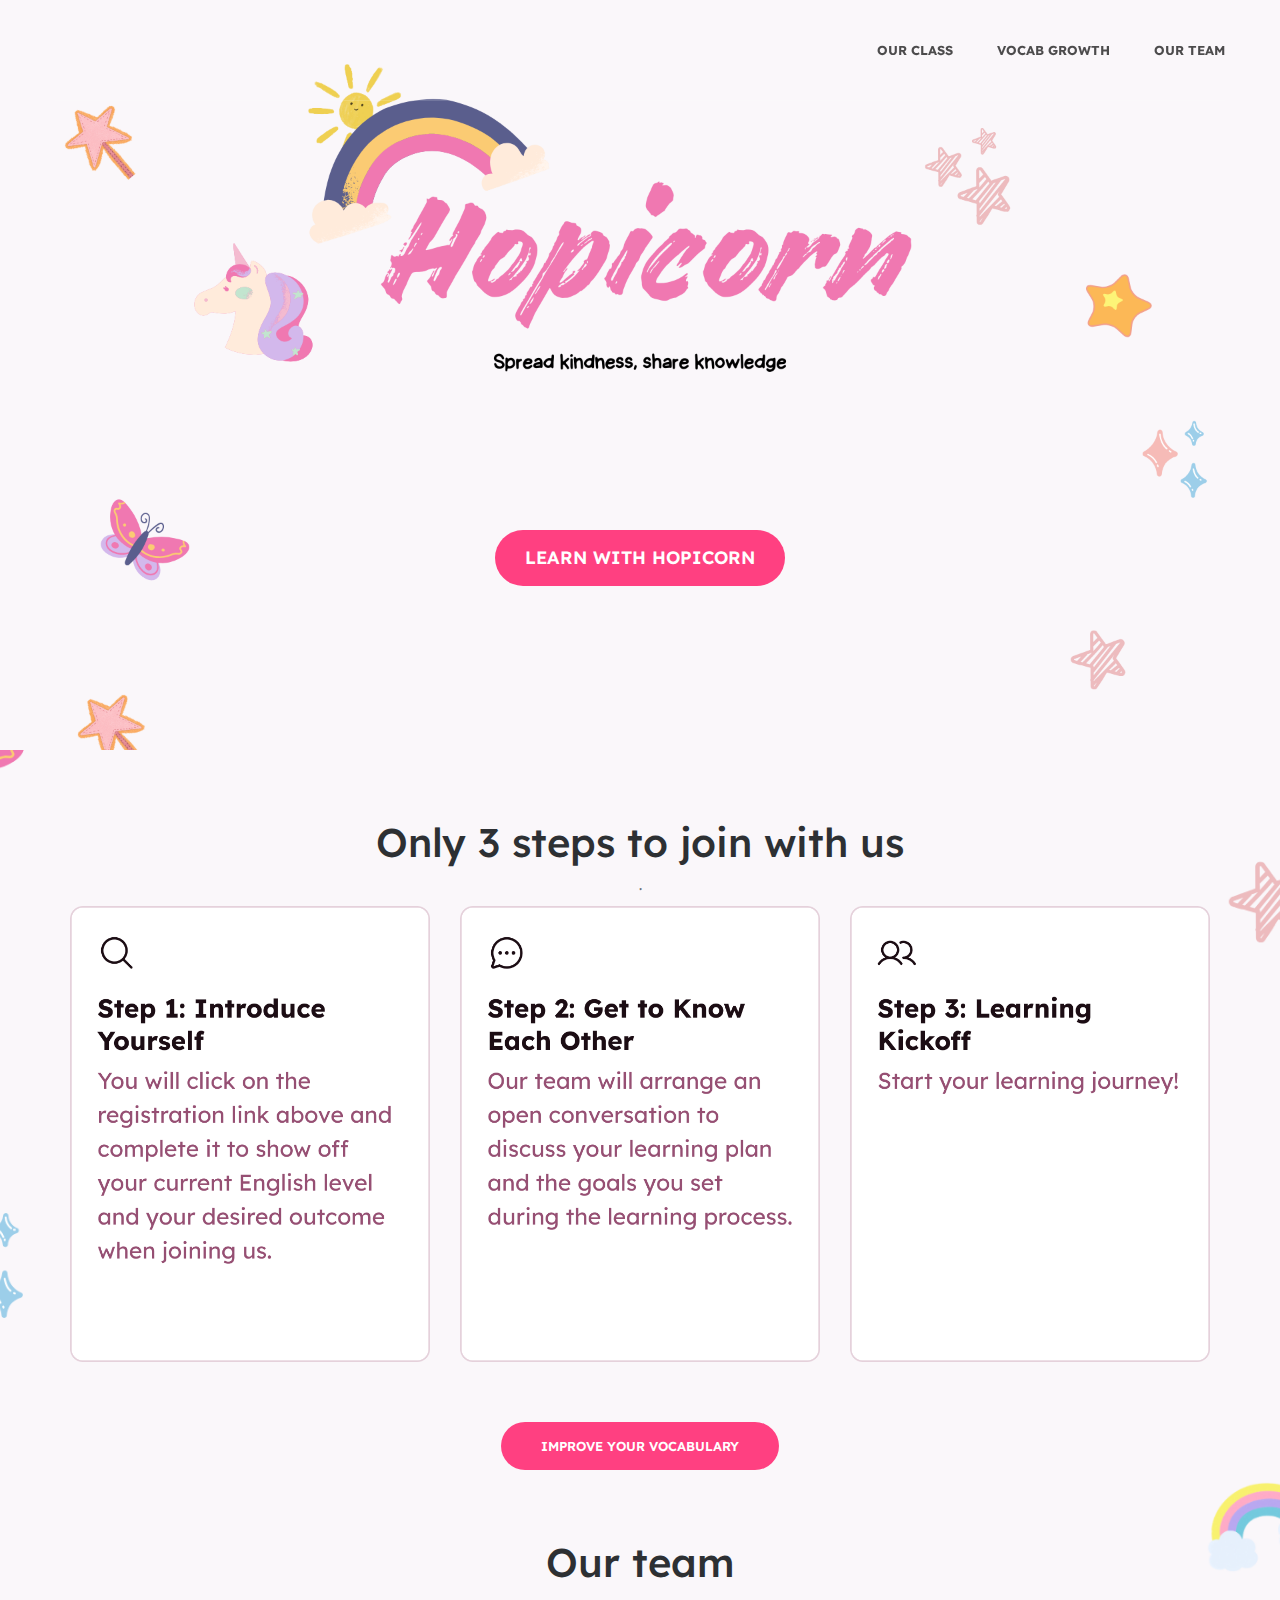
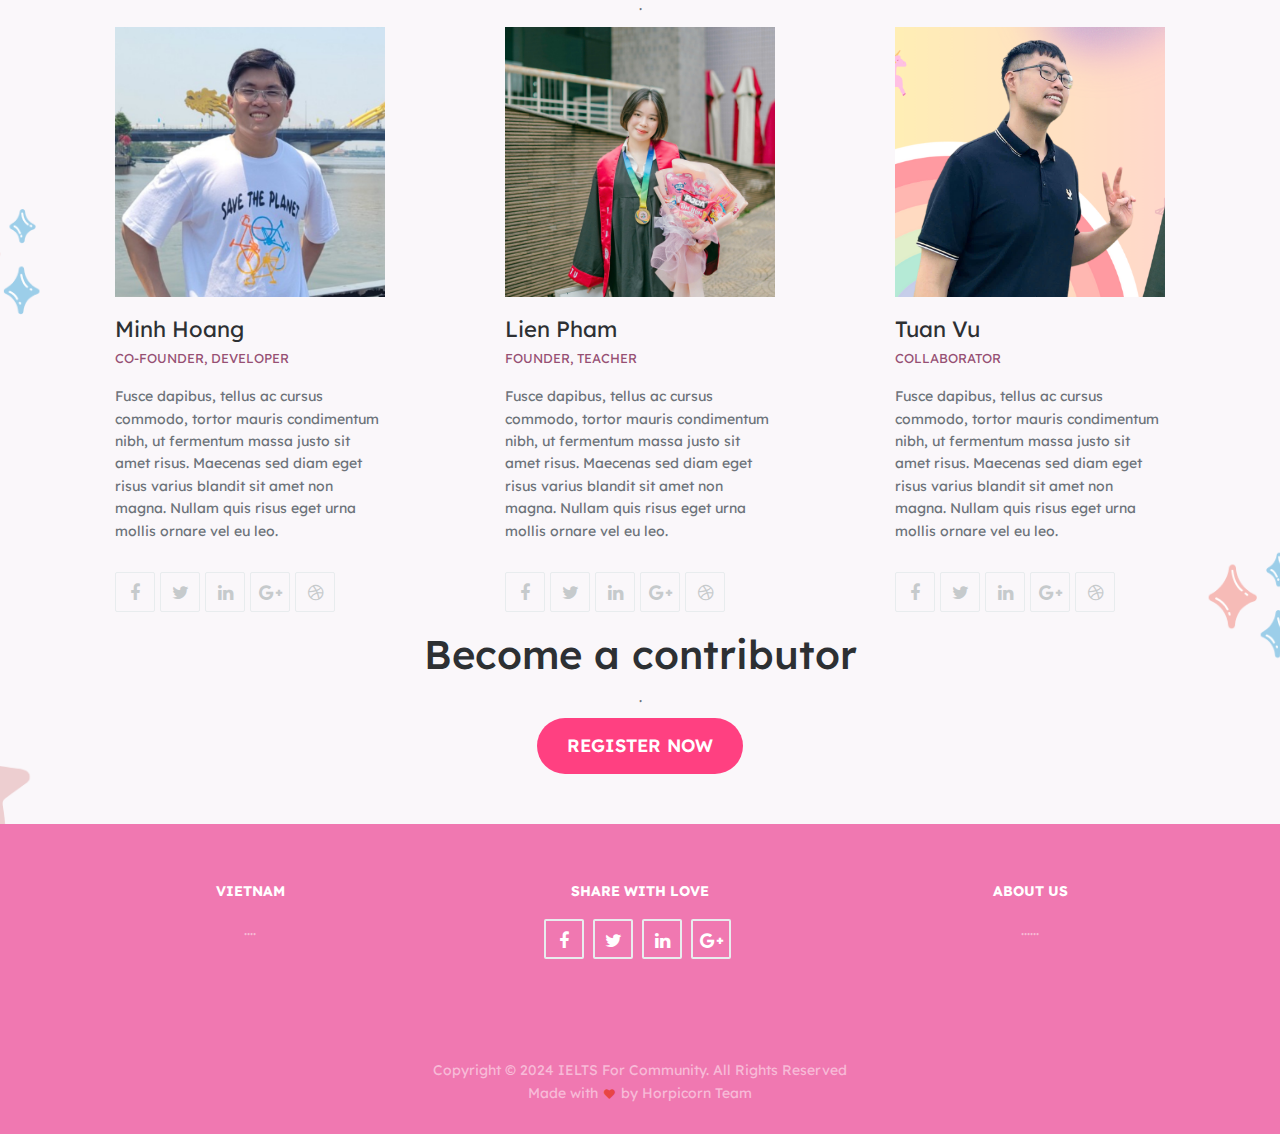
<file: index.html>
<!doctype html>
<html class="no-js" lang=""> <!--<![endif]-->

<head>
    <meta charset="utf-8">
    <meta name="description" content="">
    <meta name="viewport" content="width=device-width, initial-scale=1">
    <link rel="preconnect" href="https://fonts.googleapis.com">
    <link rel="preconnect" href="https://fonts.gstatic.com" crossorigin>
    <link href="https://fonts.googleapis.com/css2?family=Lexend:wght@100..900&display=swap" rel="stylesheet">
    <title>Hopicorn</title>
    <link rel="apple-touch-icon" sizes="180x180" href="apple-icon-180x180.png">
    <link rel="icon" type="image/png" sizes="192x192" href="android-icon-192x192.png">
    <link rel="icon" type="image/png" sizes="32x32" href="on-32x32.png">
    <link rel="icon" type="image/png" sizes="96x96" href="logo-mini.ico">
    <link rel="icon" type="image/png" sizes="16x16" href="logo-mini.ico">
    <link rel="stylesheet" href="css/bootstrap.min.css">
    <link rel="stylesheet" href="css/flexslider.css">
    <link rel="stylesheet" href="css/jquery.fancybox.css">
    <link rel="stylesheet" href="css/main.css">
    <link rel="stylesheet" href="css/responsive.css">
    <link rel="stylesheet" href="css/animate.min.css">
    <link rel="stylesheet" href="https://maxcdn.bootstrapcdn.com/font-awesome/4.4.0/css/font-awesome.min.css">
</head>

<body>
    <section class="banner" role="banner">
        <header id="header">
            <div class="header-content clearfix">
                <!-- <a class="logo" href="#"><img width="50" height="50" src="images/logo.png" alt=""></a> -->
                <nav class="navigation" role="navigation">
                    <ul class="primary-nav">
                        <li><a href="#features">Our class</a></li>
                        <li><a href="#works">Vocab growth</a></li>
                        <li><a href="#teams">Our Team</a></li>
                        <!-- <li><a href="#testimonials">Testimonials</a></li> -->
                        <!-- <li><a href="#download">Download</a></li> -->
                    </ul>
                </nav>
                <a href="#" class="nav-toggle">Menu<span></span></a>
            </div><!-- header content -->
        </header><!-- header -->
        <div class="container">
            <div class="col-md-10 col-md-offset-1">
                <div class="banner-text text-center">
                    <!-- <h1 style="margin-bottom: 30px;">IELTS courses for all backgrounds</h1>
                    <p>To provide affordable IELTS courses to students from diverse economic backgrounds, aiming to make
                        advanced English learning accessible while contributing to community welfare through
                        donation-based fees.</p> -->
                    <div style="padding-bottom: 300px;"></div>
                    <a href="https://forms.gle/p7bMewQMXoUqGh2g8" class="btn cta-button">Learn with Hopicorn</a>
                </div><!-- banner text -->
            </div>
        </div>
    </section><!-- banner -->
    <section id="features" class="features section">
        <div class="container">

            <div class="text-center">
                <h2>Only 3 steps to join with us</h2>
                <!-- <p class="text-center">------------------------------</p> -->
                <p> . </p>
            </div>

            <div class="row">
                <div class="col-md-4 col-sm-6 feature text-center">
                    <span class="icon">
                        <img src="images/step_1.png" alt="" class="img-responsive">
                    </span>
                    <!-- <div class="feature-content">
                        <h5>Introduce Yourself</h5>
                        <p>You will click on the registration link above and complete it to show off your current
                            English level and your desired outcome when joining us.</p>
                    </div> -->
                </div>
                <div class="col-md-4 col-sm-6 feature text-center">
                    <span class="icon">
                        <img src="images/step_2.png" alt="" class="img-responsive">
                    </span>
                    <!-- <div class="feature-content">
                        <h5>Get to Know Each Other</h5>
                        <p>Our team will arrange an open conversation to discuss your learning plan and the goals
                            you
                            set during the learning process.</p>
                    </div> -->
                </div>
                <div class="col-md-4 col-sm-6 feature text-center">
                    <span class="icon">
                        <img src="images/step_3.png" alt="" class="img-responsive">
                    </span>
                    <!-- <div class="feature-content">
                        <h5>Learning Kickoff</h5>
                        <p>Start your learning journey!</p>
                    </div> -->
                </div>
                <!-- <div class="col-md-4 col-sm-6 feature text-center">
                    <span class="icon icon-genius"></span>
                    <div class="feature-content">
                        <h5>Clean Code</h5>
                        <p>Cras justo odio, dapibus ac facilisis in, egestas eget quam. Nullam quis risus eget urna
                            mollis ornare vel eu leo. Donec ullamcorper nulla non metus auctor fringilla.</p>
                    </div>
                </div>
                <div class="col-md-4 col-sm-6 feature text-center">
                    <span class="icon icon-briefcase"></span>
                    <div class="feature-content">
                        <h5>Ready to Ship</h5>
                        <p>Cras justo odio, dapibus ac facilisis in, egestas eget quam. Nullam quis risus eget urna
                            mollis ornare vel eu leo. Donec ullamcorper nulla non metus auctor fringilla.</p>
                    </div>
                </div>
                <div class="col-md-4 col-sm-6 feature text-center">
                    <span class="icon icon-download"></span>
                    <div class="feature-content">
                        <h5>Download for Free</h5>
                        <p>Cras justo odio, dapibus ac facilisis in, egestas eget quam. Nullam quis risus eget urna
                            mollis ornare vel eu leo. Donec ullamcorper nulla non metus auctor fringilla.</p>
                    </div>
                </div> -->
            </div>
        </div>
    </section><!-- features -->

    <section id="works" class="works section no-padding">
        <div class="container-fluid">
            <div class="text-center">
                <a href="vocab.html" class="btn btn-large">Improve your vocabulary</a>
            </div>
            <!-- <div class="row no-gutter">
                <div class="col-lg-3 col-md-6 col-sm-6 work">
                    <a href="images/work-1.jpg" class="work-box">
                        <img src="images/work-1.jpg" alt="">
                        <div class="overlay">
                            <div class="overlay-caption">
                                <h5>Project Name</h5>
                                <p>Website Design</p>
                            </div>
                        </div>
                    </a>
                </div>
                <div class="col-lg-3 col-md-6 col-sm-6 work">
                    <a href="images/work-2.jpg" class="work-box">
                        <img src="images/work-2.jpg" alt="">
                        <div class="overlay">
                            <div class="overlay-caption">
                                <h5>Project Name</h5>
                                <p>Website Design</p>
                            </div>
                        </div>
                    </a>
                </div>
                <div class="col-lg-3 col-md-6 col-sm-6 work">
                    <a href="images/work-3.jpg" class="work-box">
                        <img src="images/work-3.jpg" alt="">
                        <div class="overlay">
                            <div class="overlay-caption">
                                <h5>Project Name</h5>
                                <p>Website Design</p>
                            </div>
                        </div>
                    </a>
                </div>
                <div class="col-lg-3 col-md-6 col-sm-6 work">
                    <a href="images/work-4.jpg" class="work-box">
                        <img src="images/work-4.jpg" alt="">
                        <div class="overlay">
                            <div class="overlay-caption">
                                <h5>Project Name</h5>
                                <p>Website Design</p>
                            </div>
                        </div>
                    </a>
                </div>
                <div class="col-lg-3 col-md-6 col-sm-6 work">
                    <a href="images/work-5.jpg" class="work-box">
                        <img src="images/work-5.jpg" alt="">
                        <div class="overlay">
                            <div class="overlay-caption">
                                <h5>Project Name</h5>
                                <p>Website Design</p>
                            </div>
                        </div>
                    </a>
                </div>
                <div class="col-lg-3 col-md-6 col-sm-6 work">
                    <a href="images/work-6.jpg" class="work-box">
                        <img src="images/work-6.jpg" alt="">
                        <div class="overlay">
                            <div class="overlay-caption">
                                <h5>Project Name</h5>
                                <p>Website Design</p>
                            </div>
                        </div>
                    </a>
                </div>
                <div class="col-lg-3 col-md-6 col-sm-6 work">
                    <a href="images/work-7.jpg" class="work-box">
                        <img src="images/work-7.jpg" alt="">
                        <div class="overlay">
                            <div class="overlay-caption">
                                <h5>Project Name</h5>
                                <p>Website Design</p>
                            </div>
                        </div>
                    </a>
                </div>
                <div class="col-lg-3 col-md-6 col-sm-6 work">
                    <a href="images/work-8.jpg" class="work-box">
                        <img src="images/work-8.jpg" alt="">
                        <div class="overlay">
                            <div class="overlay-caption">
                                <h5>Project Name</h5>
                                <p>Website Design</p>
                            </div>
                        </div>
                    </a>
                </div> -->
        </div>
        </div>
    </section><!-- works -->

    <section id="teams" class="section teams">
        <div class="container">
            <div class="text-center">
                <h2>Our team</h2>
                <p> . </p>
            </div>
            <div class="row">
                <div class="col-md-4 col-sm-6 contributer">
                    <div class="person">
                        <img src="images/minh.png" alt="" class="img-responsive">
                        <div class="person-content">
                            <h4>Minh Hoang</h4>
                            <h5>Co-Founder, Developer</h5>
                            <p>Fusce dapibus, tellus ac cursus commodo, tortor mauris condimentum nibh, ut fermentum
                                massa justo sit amet risus. Maecenas sed diam eget risus varius blandit sit amet non
                                magna. Nullam quis risus eget urna mollis ornare vel eu leo.</p>
                        </div>
                        <ul class="social-icons clearfix">
                            <li><a href="#" class=""><span class="fa fa-facebook"></span></a></li>
                            <li><a href="#" class=""><span class="fa fa-twitter"></span></a></li>
                            <li><a href="#" class=""><span class="fa fa-linkedin"></span></a></li>
                            <li><a href="#" class=""><span class="fa fa-google-plus"></span></a></li>
                            <li><a href="#" class=""><span class="fa fa-dribbble"></span></a></li>
                        </ul>
                    </div><!-- person -->
                </div>
                <div class="col-md-4 col-sm-6 contributer">
                    <div class="person">
                        <img src="images/lien.jpg" alt="" class="img-responsive">
                        <div class="person-content">
                            <h4>Lien Pham</h4>
                            <h5>Founder, Teacher</h5>
                            <p>Fusce dapibus, tellus ac cursus commodo, tortor mauris condimentum nibh, ut fermentum
                                massa justo sit amet risus. Maecenas sed diam eget risus varius blandit sit amet non
                                magna. Nullam quis risus eget urna mollis ornare vel eu leo.</p>
                        </div>
                        <ul class="social-icons clearfix">
                            <li><a href="#"><span class="fa fa-facebook"></span></a></li>
                            <li><a href="#"><span class="fa fa-twitter"></span></a></li>
                            <li><a href="#"><span class="fa fa-linkedin"></span></a></li>
                            <li><a href="#"><span class="fa fa-google-plus"></span></a></li>
                            <li><a href="#"><span class="fa fa-dribbble"></span></a></li>
                        </ul>
                    </div><!-- person -->
                </div>
                <div class="col-md-4 col-sm-6 contributer">
                    <div class="person">
                        <img src="images/tuan.png" alt="" class="img-responsive">
                        <div class="person-content">
                            <h4>Tuan Vu</h4>
                            <h5>Collaborator</h5>
                            <p>Fusce dapibus, tellus ac cursus commodo, tortor mauris condimentum nibh, ut fermentum
                                massa justo sit amet risus. Maecenas sed diam eget risus varius blandit sit amet non
                                magna. Nullam quis risus eget urna mollis ornare vel eu leo.</p>
                        </div>
                        <ul class="social-icons clearfix">
                            <li><a href="#" class=""><span class="fa fa-facebook"></span></a></li>
                            <li><a href="#" class=""><span class="fa fa-twitter"></span></a></li>
                            <li><a href="#" class=""><span class="fa fa-linkedin"></span></a></li>
                            <li><a href="#" class=""><span class="fa fa-google-plus"></span></a></li>
                            <li><a href="#" class=""><span class="fa fa-dribbble"></span></a></li>
                        </ul>
                    </div><!-- person -->
                </div>
            </div>
            <div class="col-md-8 col-md-offset-2 text-center">
                <h2>Become a contributor</h2>
                <p>.</p>
                <!-- <p>Fusce dapibus, tellus ac cursus commodo</p> -->
                <a href="https://forms.gle/p7bMewQMXoUqGh2g8" class="btn cta-button">Register now</a>
            </div>
        </div>
    </section><!-- teams -->

    <!-- <section id="testimonials" class="section testimonials no-padding">
        <div class="container-fluid">btn
            <div class="row no-gutter">
                <div class="flexslider">
                    <ul class="slides">
                        <li>
                            <div class="col-md-6">
                                <div class="avatar">
                                    <img src="images/testimonial-1.jpg" alt="" class="img-responsive">
                                </div>
                            </div>
                            <div class="col-md-6">
                                <blockquote>
                                    <p>"Integer posuere erat a ante venenatis dapibus posuere velit aliquet. Donec sed odio dui. Aenean eu leo quam..."
                                    </p>
                                    <cite class="author">Susan Sims, Interaction Designer at XYZ</cite>
                                </blockquote>
                            </div>
                        </li>
                        <li>
                            <div class="col-md-6">
                                <div class="avatar">
                                    <img src="images/testimonial-2.jpg" alt="" class="img-responsive">
                                </div>
                            </div>
                            <div class="col-md-6">
                                <blockquote>
                                    <p>"Cras mattis consectetur purus sit amet fermentum. Donec sed odio dui. Aenean lacinia bibendum nulla sed consectetur...."
                                    </p>
                                    <cite class="author">Susan Sims, Interaction Designer at XYZ</cite>
                                </blockquote>
                            </div>
                        </li>
                    </ul>
                </div>
            </div>
        </div>
    </section> -->

    <!-- <section id="download" class="section download">

    </section>download -->

    <footer class="footer">
        <div class="footer-top">
            <div class="container">
                <div class="row">
                    <div class="footer-col col-md-4">
                        <h5>Vietnam</h5>
                        <p>....</p>
                    </div>
                    <div class="footer-col col-md-4">
                        <h5>Share with Love</h5>
                        <ul class="footer-share">
                            <li><a href="#"><i class="fa fa-facebook"></i></a></li>
                            <li><a href="https://twitter.com/kamal_chaneman"><i class="fa fa-twitter"></i></a></li>
                            <li><a href="https://www.linkedin.com/in/kamalchaneman"><i class="fa fa-linkedin"></i></a>
                            </li>
                            <li><a href="#"><i class="fa fa-google-plus"></i></a></li>
                        </ul>
                    </div>
                    <div class="footer-col col-md-4">
                        <h5>About us</h5>
                        <p>......</p>
                    </div>
                </div>
            </div>
        </div><!-- footer top -->
        <div class="footer-bottom">
            <div class="container">
                <div class="col-md-12">
                    <p>Copyright © 2024 IELTS For Community. All Rights Reserved<br>Made with <i
                            class="fa fa-heart pulse"></i> by Horpicorn Team</p>
                </div>
            </div>
        </div>
    </footer><!-- footer -->

    <script src="https://ajax.googleapis.com/ajax/libs/jquery/1.11.3/jquery.min.js"></script>
    <script>window.jQuery || document.write('<script src="js/jquery.min.js"><\/script>')</script>
    <script src="js/bootstrap.min.js"></script>
    <script src="js/jquery.flexslider-min.js"></script>
    <script src="js/jquery.fancybox.pack.js"></script>
    <script src="js/jquery.waypoints.min.js"></script>
    <script src="js/retina.min.js"></script>
    <script src="js/modernizr.js"></script>
    <script src="js/main.js"></script>

    <!-- Google Analytics: change UA-XXXXX-X to be your site's ID. -->
    <script>
            (function (i, s, o, g, r, a, m) {
                i['GoogleAnalyticsObject'] = r; i[r] = i[r] || function () {
                    (i[r].q = i[r].q || []).push(arguments)
                }, i[r].l = 1 * new Date(); a = s.createElement(o),
                    m = s.getElementsByTagName(o)[0]; a.async = 1; a.src = g; m.parentNode.insertBefore(a, m)
            })(window, document, 'script', '//www.google-analytics.com/analytics.js', 'ga');

        ga('create', 'UA-XXXX-X');
        ga('send', 'pageview');
    </script>
</body>

</html>
</file>
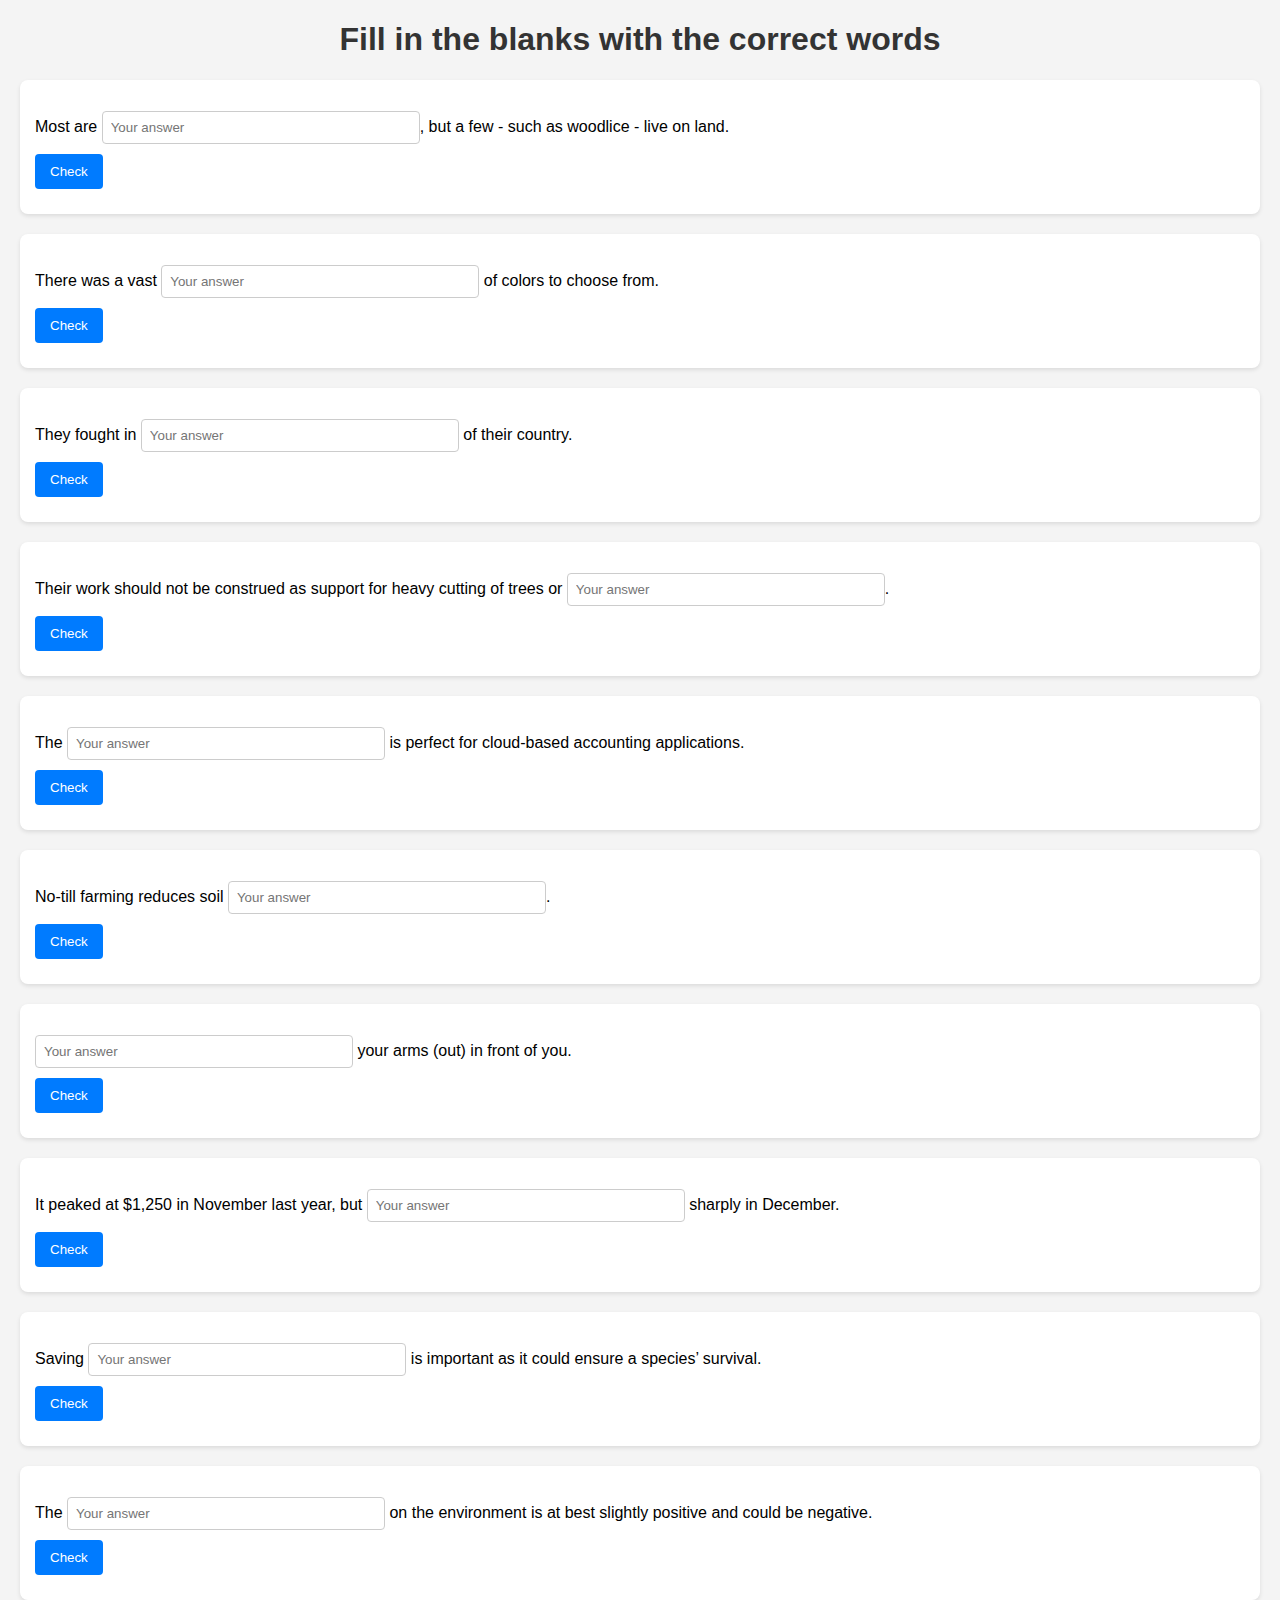
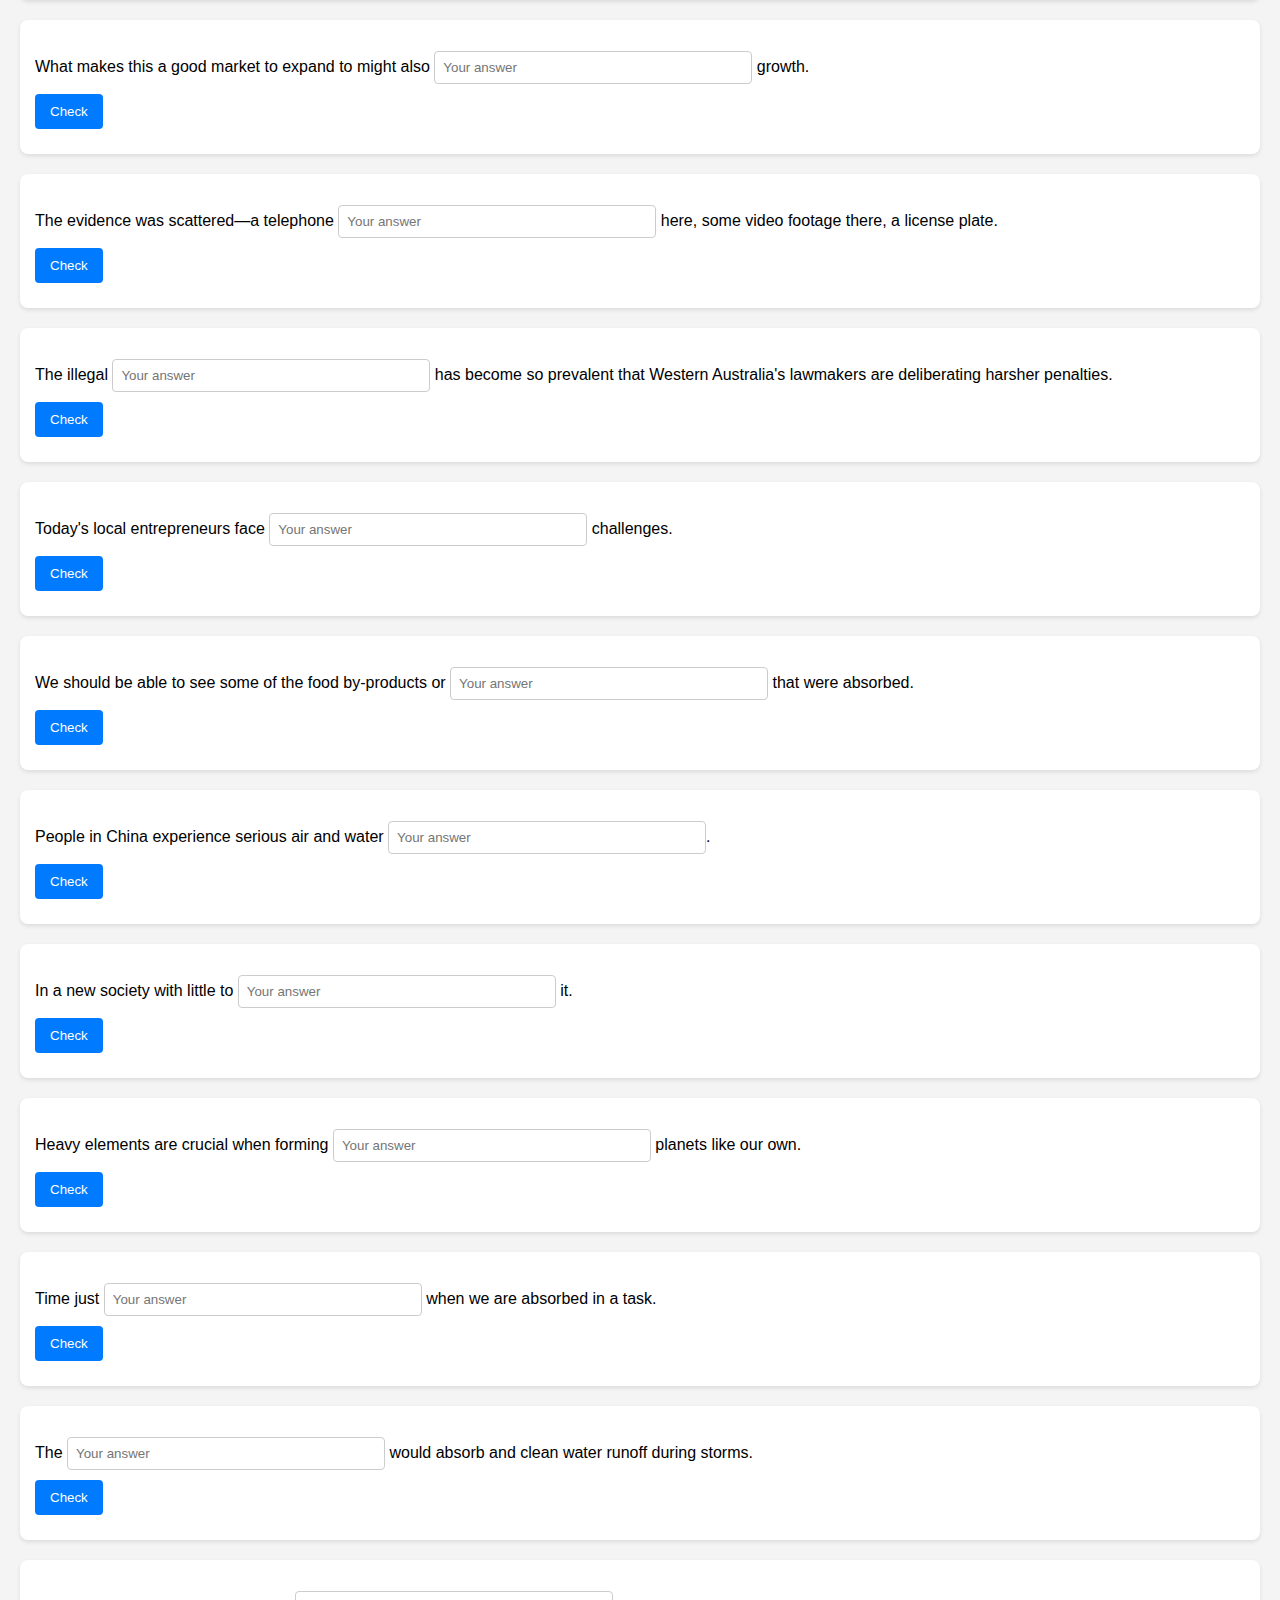
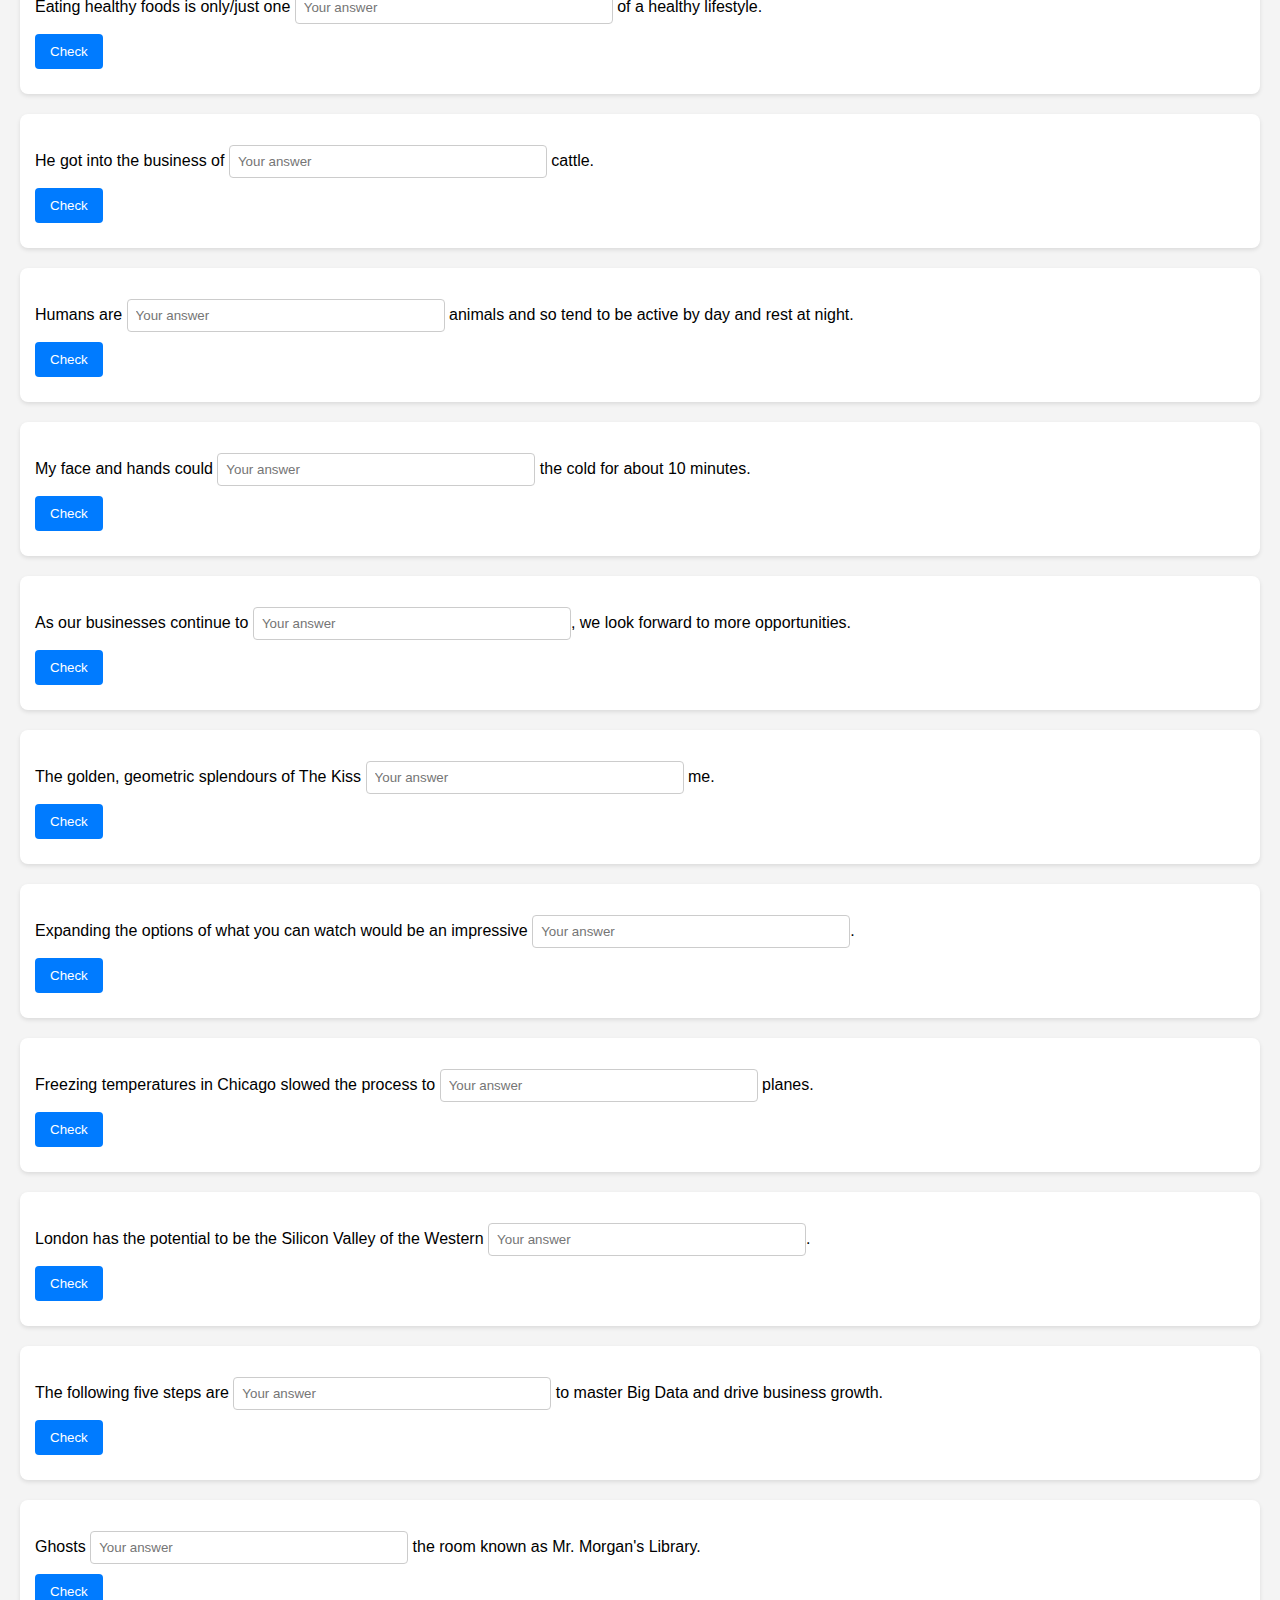
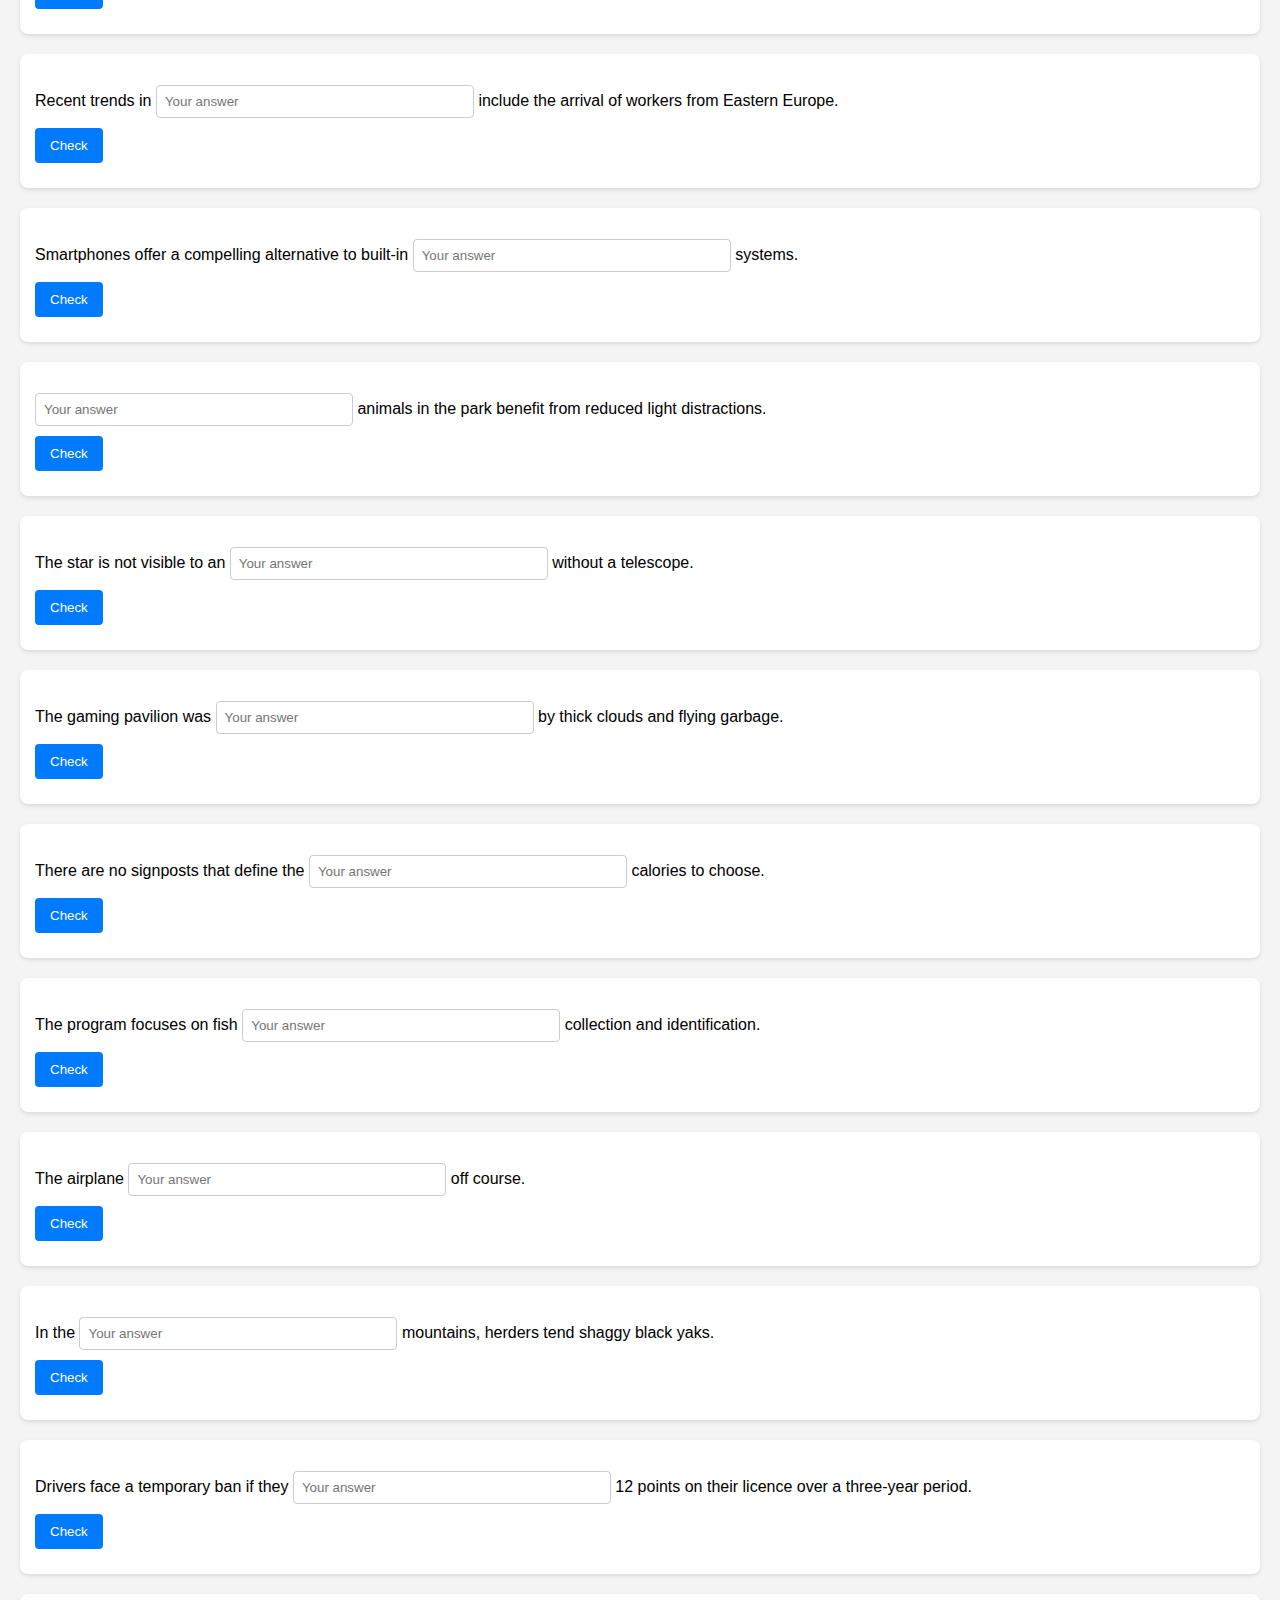
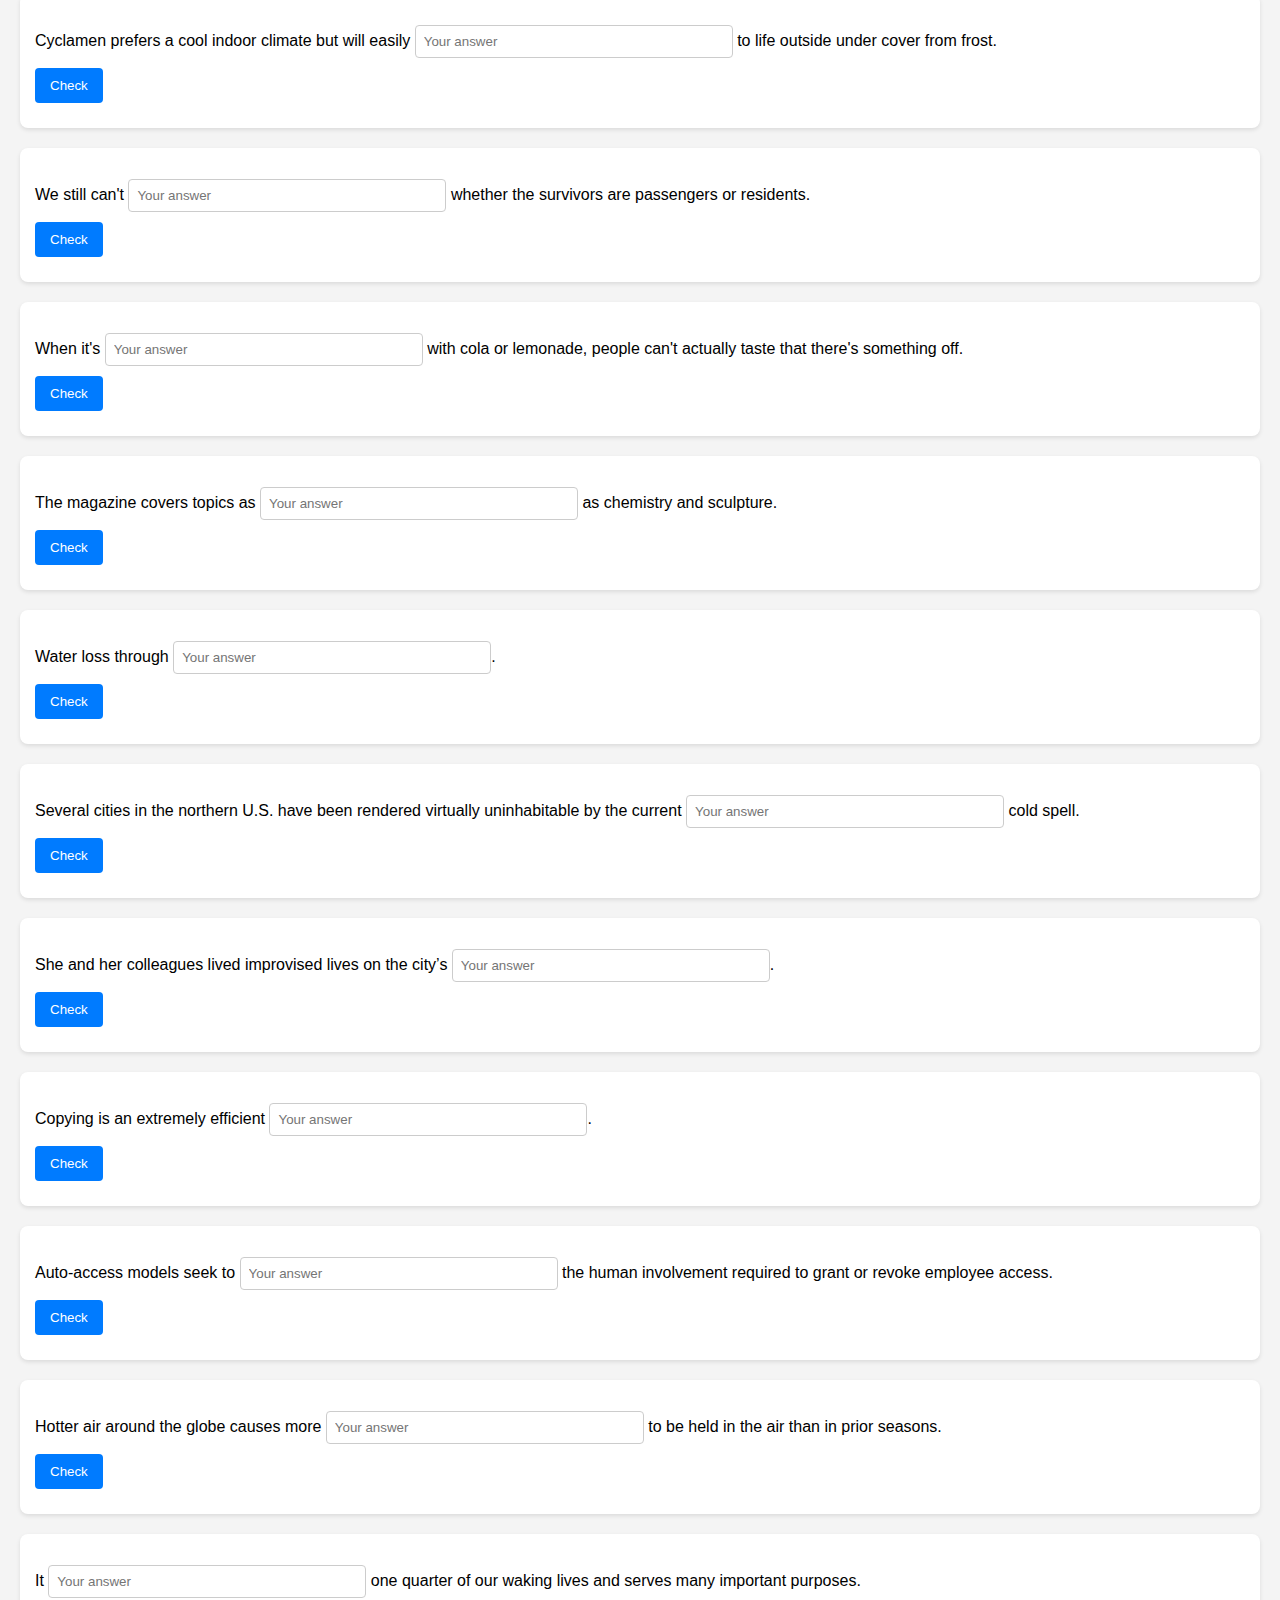
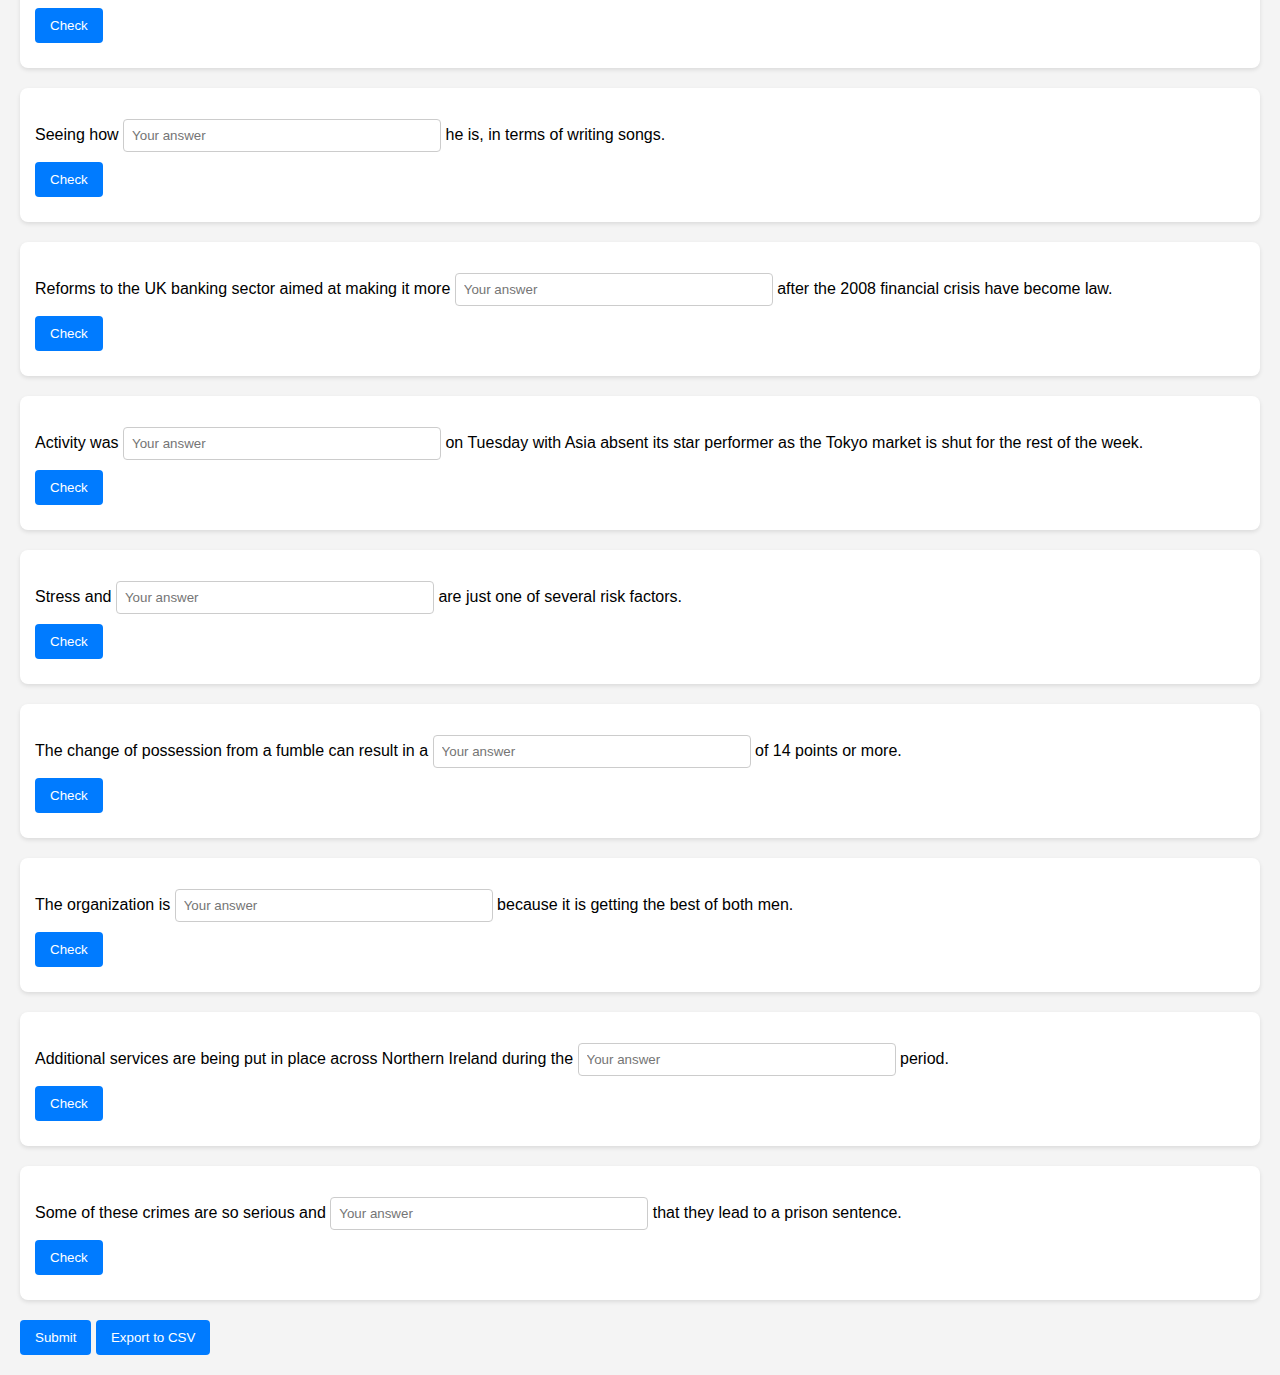
<file: vocab.html>
<!DOCTYPE html>
<html lang="en">
<head>
  <meta charset="UTF-8">
  <meta name="viewport" content="width=device-width, initial-scale=1.0">
  <title>Vocabulary Test</title>
  <style>
    body {
      font-family: Arial, sans-serif;
      margin: 20px;
      background-color: #f4f4f4;
    }
    h1 {
      text-align: center;
      color: #333;
    }
    .question {
      margin-bottom: 20px;
      padding: 15px;
      background-color: #fff;
      border-radius: 8px;
      box-shadow: 0 2px 4px rgba(0, 0, 0, 0.1);
    }
    .question p {
      margin-bottom: 10px;
    }
    input[type="text"] {
      padding: 8px;
      border: 1px solid #ccc;
      border-radius: 4px;
      width: 300px;
    }
    button {
      padding: 10px 15px;
      background-color: #007BFF;
      color: white;
      border: none;
      border-radius: 4px;
      cursor: pointer;
      transition: background-color 0.3s ease;
    }
    button:hover {
      background-color: #0056b3;
    }
    .result {
      margin-top: 10px;
    }
    .correct {
      color: green;
    }
    .error {
      color: red;
    }
    .toast {
      visibility: hidden;
      min-width: 250px;
      margin-left: -125px;
      background-color: #ff3860;
      color: white;
      text-align: center;
      border-radius: 4px;
      padding: 16px;
      position: fixed;
      z-index: 1;
      left: 50%;
      bottom: 30px;
      font-size: 17px;
    }
    .toast.show {
      visibility: visible;
      -webkit-animation: fadein 0.5s, fadeout 0.5s 2.5s;
      animation: fadein 0.5s, fadeout 0.5s 2.5s;
    }
    @-webkit-keyframes fadein {
      from {bottom: 0; opacity: 0;} 
      to {bottom: 30px; opacity: 1;}
    }
    @keyframes fadein {
      from {bottom: 0; opacity: 0;}
      to {bottom: 30px; opacity: 1;}
    }
    @-webkit-keyframes fadeout {
      from {bottom: 30px; opacity: 1;} 
      to {bottom: 0; opacity: 0;}
    }
    @keyframes fadeout {
      from {bottom: 30px; opacity: 1;}
      to {bottom: 0; opacity: 0;}
    }
  </style>
</head>
<body>

  <h1>Fill in the blanks with the correct words</h1>

  <div id="questions"></div>

  <button onclick="calculateScore()">Submit</button>
  <button onclick="exportCSV()">Export to CSV</button>

  <div id="score" style="margin-top: 20px;"></div>

  <div id="toast" class="toast">Please fill in all blanks!</div>

  <script>
    const words = [
    { word: 'aquatic', meaning: 'operating or living or growing in water', sentence: 'Most are ___, but a few - such as woodlice - live on land.' },
{ word: 'array', meaning: 'an impressive display or assortment', sentence: 'There was a vast ___ of colors to choose from.' },
{ word: 'defense', meaning: 'protection from harm', sentence: 'They fought in ___ of their country.' },
{ word: 'deforestation', meaning: 'the removal of trees', sentence: 'Their work should not be construed as support for heavy cutting of trees or ___.' },
{ word: 'environment', meaning: 'the totality of surrounding conditions', sentence: 'The ___ is perfect for cloud-based accounting applications.' },
{ word: 'erosion', meaning: 'a gradual decline of something', sentence: 'No-till farming reduces soil ___.' },
{ word: 'extend', meaning: 'stretch out over a distance, space, time, or scope', sentence: '___ your arms (out) in front of you.' },
{ word: 'fall', meaning: 'the act of cutting something down (as a tree)', sentence: 'It peaked at $1,250 in November last year, but ___ sharply in December.' },
{ word: 'habitat', meaning: 'the type of environment in which an organism normally lives', sentence: 'Saving ___ is important as it could ensure a species’ survival.' },
{ word: 'impact', meaning: 'a forceful consequence; a strong effect', sentence: 'The ___ on the environment is at best slightly positive and could be negative.' },
{ word: 'inhibit', meaning: 'limit, block, or decrease the action or function of', sentence: 'What makes this a good market to expand to might also ___ growth.' },
{ word: 'intercept', meaning: 'seize, interrupt, or stop something on its way', sentence: 'The evidence was scattered—a telephone ___ here, some video footage there, a license plate.' },
{ word: 'logging', meaning: 'the work of cutting down trees for timber', sentence: 'The illegal ___ has become so prevalent that Western Australia\'s lawmakers are deliberating harsher penalties.' },
{ word: 'myriad', meaning: 'a large indefinite number', sentence: 'Today\'s local entrepreneurs face ___ challenges.' },
{ word: 'nutrient', meaning: 'any substance that can be metabolized to give energy', sentence: 'We should be able to see some of the food by-products or ___ that were absorbed.' },
{ word: 'pollution', meaning: 'contamination of the natural environment', sentence: 'People in China experience serious air and water ___.' },
{ word: 'stabilize', meaning: 'keep from fluctuating or put into an equilibrium', sentence: 'In a new society with little to ___ it.' },
{ word: 'terrestrial', meaning: 'relating to the land as opposed to the sea or air', sentence: 'Heavy elements are crucial when forming ___ planets like our own.' },
{ word: 'vanish', meaning: 'become invisible or unnoticeable', sentence: 'Time just ___ when we are absorbed in a task.' },
{ word: 'vegetation', meaning: 'the process of growth in plants', sentence: 'The ___ would absorb and clean water runoff during storms.' },
{ word: 'aspect', meaning: 'a distinct feature or element in a problem', sentence: 'Eating healthy foods is only/just one ___ of a healthy lifestyle.' },
{ word: 'breed', meaning: 'have young (animals) or reproduce (organisms)', sentence: 'He got into the business of ___ cattle.' },
{ word: 'diurnal', meaning: 'of or belonging to or active during the day', sentence: 'Humans are ___ animals and so tend to be active by day and rest at night.' },
{ word: 'endure', meaning: 'continue to live through hardship or adversity', sentence: 'My face and hands could ___ the cold for about 10 minutes.' },
{ word: 'evolve', meaning: 'undergo development', sentence: 'As our businesses continue to ___, we look forward to more opportunities.' },
{ word: 'fascinate', meaning: 'cause to be interested or curious', sentence: 'The golden, geometric splendours of The Kiss ___ me.' },
{ word: 'feat', meaning: 'a notable achievement', sentence: 'Expanding the options of what you can watch would be an impressive ___.' },
{ word: 'fuel', meaning: 'provide with an energy-producing substance', sentence: 'Freezing temperatures in Chicago slowed the process to ___ planes.' },
{ word: 'hemisphere', meaning: 'half of the terrestrial globe', sentence: 'London has the potential to be the Silicon Valley of the Western ___.' },
{ word: 'imperative', meaning: 'some duty that is essential and urgent', sentence: 'The following five steps are ___ to master Big Data and drive business growth.' },
{ word: 'inhabit', meaning: 'live in; be a resident of', sentence: 'Ghosts ___ the room known as Mr. Morgan\'s Library.' },
{ word: 'migration', meaning: 'the movement of persons from one locality to another', sentence: 'Recent trends in ___ include the arrival of workers from Eastern Europe.' },
{ word: 'navigation', meaning: 'guidance of ships, planes, or vehicles from place to place', sentence: 'Smartphones offer a compelling alternative to built-in ___ systems.' },
{ word: 'nocturnal', meaning: 'belonging to or active during the night', sentence: '___ animals in the park benefit from reduced light distractions.' },
{ word: 'observer', meaning: 'an expert who watches attentively and comments on something', sentence: 'The star is not visible to an ___ without a telescope.' },
{ word: 'obscure', meaning: 'make unclear, indistinct, or blurred', sentence: 'The gaming pavilion was ___ by thick clouds and flying garbage.' },
{ word: 'optimum', meaning: 'most desirable possible under a restriction', sentence: 'There are no signposts that define the ___ calories to choose.' },
{ word: 'species', meaning: 'a specific kind of something', sentence: 'The program focuses on fish ___ collection and identification.' },
{ word: 'stray', meaning: 'wander from a direct course or at random', sentence: 'The airplane ___ off course.' },
{ word: 'wind-swept', meaning: 'open to or swept by wind', sentence: 'In the ___ mountains, herders tend shaggy black yaks.' },
{ word: 'accumulate', meaning: 'get or gather together', sentence: 'Drivers face a temporary ban if they ___ 12 points on their licence over a three-year period.' },
{ word: 'adapt', meaning: 'conform oneself to new or different conditions', sentence: 'Cyclamen prefers a cool indoor climate but will easily ___ to life outside under cover from frost.' },
{ word: 'ascertain', meaning: 'find out or learn with certainty, as by making an inquiry', sentence: 'We still can\'t ___ whether the survivors are passengers or residents.' },
{ word: 'dilute', meaning: 'lessen the strength or flavor of a solution or mixture', sentence: 'When it\'s ___ with cola or lemonade, people can\'t actually taste that there\'s something off.' },
{ word: 'diverse', meaning: 'distinctly dissimilar or unlike', sentence: 'The magazine covers topics as ___ as chemistry and sculpture.' },
{ word: 'evaporation', meaning: 'the process of becoming a suspension of particles in the air', sentence: 'Water loss through ___.' },
{ word: 'extreme', meaning: 'of the greatest possible degree, extent, or intensity', sentence: 'Several cities in the northern U.S. have been rendered virtually uninhabitable by the current ___ cold spell.' },
{ word: 'fringe', meaning: 'the outside boundary or surface of something', sentence: 'She and her colleagues lived improvised lives on the city’s ___.' },
{ word: 'materialism', meaning: 'theory explaining all phenomena in terms of physical causes', sentence: 'Copying is an extremely efficient ___.' },
{ word: 'minimize', meaning: 'make small or insignificant', sentence: 'Auto-access models seek to ___ the human involvement required to grant or revoke employee access.' },
{ word: 'moisture', meaning: 'wetness caused by water', sentence: 'Hotter air around the globe causes more ___ to be held in the air than in prior seasons.' },
{ word: 'occupy', meaning: 'live in (a certain place)', sentence: 'It ___ one quarter of our waking lives and serves many important purposes.' },
{ word: 'prolific', meaning: 'intellectually productive', sentence: 'Seeing how ___ he is, in terms of writing songs.' },
{ word: 'resilient', meaning: 'recovering readily from adversity, depression, or the like', sentence: 'Reforms to the UK banking sector aimed at making it more ___ after the 2008 financial crisis have become law.' },
{ word: 'sparse', meaning: 'not dense or plentiful', sentence: 'Activity was ___ on Tuesday with Asia absent its star performer as the Tokyo market is shut for the rest of the week.' },
{ word: 'stressor', meaning: 'any agent that causes stress to an organism', sentence: 'Stress and ___ are just one of several risk factors.' },
{ word: 'swing', meaning: 'change direction with a swinging motion; turn', sentence: 'The change of possession from a fumble can result in a ___ of 14 points or more.' },
{ word: 'thrive', meaning: 'make steady progress', sentence: 'The organization is ___ because it is getting the best of both men.' },
{ word: 'transitional', meaning: 'of or relating to change from one state to another', sentence: 'Additional services are being put in place across Northern Ireland during the ___ period.' },
{ word: 'vigorous', meaning: 'acting with great force or energy or emotional intensity', sentence: 'Some of these crimes are so serious and ___ that they lead to a prison sentence.' }

    ];

    let score = 0;
    let userAnswers = [];

    function loadQuestions() {
      const questionsDiv = document.getElementById('questions');
      
      words.forEach((wordObj, index) => {
        const questionDiv = document.createElement('div');
        questionDiv.classList.add('question');
        
        const sentence = document.createElement('p');
        sentence.innerHTML = wordObj.sentence.replace('___', `<input type="text" id="word-${index}" placeholder="Your answer">`);
        questionDiv.appendChild(sentence);

        const button = document.createElement('button');
        button.innerHTML = 'Check';
        button.onclick = () => checkAnswer(index, wordObj.word, wordObj.meaning);
        questionDiv.appendChild(button);

        const resultDiv = document.createElement('div');
        resultDiv.id = `result-${index}`;
        resultDiv.classList.add('result');
        questionDiv.appendChild(resultDiv);

        questionsDiv.appendChild(questionDiv);
      });
    }

    function checkAnswer(index, correctWord, meaning) {
      const userAnswer = document.getElementById(`word-${index}`).value.trim().toLowerCase();
      const resultDiv = document.getElementById(`result-${index}`);
      
      if (!userAnswer) {
        showToast();
        return;
      }

      if (userAnswer === correctWord.toLowerCase()) {
        resultDiv.innerHTML = `Correct! Meaning: ${meaning}`;
        resultDiv.classList.remove('error');
        resultDiv.classList.add('correct');
        score++;
      } else {
        resultDiv.innerHTML = `Error! The correct word is "${correctWord}". Meaning: ${meaning}`;
        resultDiv.classList.remove('correct');
        resultDiv.classList.add('error');
      }
      
      // Store user answer
      userAnswers[index] = {
        word: correctWord,
        userAnswer: userAnswer,
        correct: userAnswer === correctWord.toLowerCase() ? 'Correct' : 'Error',
        meaning: meaning
      };
    }

    function calculateScore() {
      const totalQuestions = words.length;
      const scoreDiv = document.getElementById('score');
      scoreDiv.innerHTML = `Your score: ${score}/${totalQuestions}`;
    }

    function exportCSV() {
      let csvContent = "data:text/csv;charset=utf-8,Word,User Answer,Correct/Incorrect,Meaning\n";
      
      userAnswers.forEach(answer => {
        const row = `${answer.word},${answer.userAnswer},${answer.correct},${answer.meaning}\n`;
        csvContent += row;
      });

      const encodedUri = encodeURI(csvContent);
      const link = document.createElement("a");
      link.setAttribute("href", encodedUri);
      link.setAttribute("download", "vocabulary_test_results.csv");
      document.body.appendChild(link); // Required for FF
      link.click();
    }

    function showToast() {
      const toast = document.getElementById('toast');
      toast.className = "toast show";
      setTimeout(() => {
        toast.className = toast.className.replace("show", "");
      }, 3000);
    }

    window.onload = loadQuestions;
  </script>

</body>
</html>
</file>
<file: css/main.css>
@import url(http://fonts.googleapis.com/css?family=Raleway:300,400,500,600,700);
@import url(http://fonts.googleapis.com/css?family=Cardo:400,400italic,700);
/* ==========================================================================
Typography
========================================================================== */

p {
  font-size: 14px;
  line-height: 22.4px;
  color: #6c7279;
}

h1 {
  font-size: 65px;
  color: #2d3033;
}

h2 {
  font-size: 40px;
  color: #2d3033;
}

h3 {
  font-size: 28px;
  color: #2d3033;
  font-weight: 300;
}

h4 {
  font-size: 22px;
  color: #2d3033;
  font-weight: 400;
}

h5 {
  font-size: 14px;
  color: #2d3033;
  text-transform: uppercase;
  font-weight: 700;
}

h6 {
  font-size: 12px;
  color: #2d3033;
  font-weight: 400;
}

.btn {
  background-color: #FF4081;
  color: #fff;
  font-size: 13px;
  font-weight: 600;
  border: 0;
  -moz-border-radius: 2px;
  -webkit-border-radius: 2px;
  border-radius: 2px;
  display: inline-block;
  border-radius: 50px; 
  text-transform: uppercase;
  transition: transform 0.3s ease, box-shadow 0.3s ease;
}

.btn:hover {
  transform: scale(1.1);
}

.btn:focus {
  transform: scale(0.9);
  background-color: #FF4081;
  color: #fff;
}

.btn-large {
  padding: 15px 40px;
}

/* ==========================================================================
	General Styles
========================================================================== */
a {
  color: #e84545;
}

a:hover,
a:focus {
  text-decoration: none;
  -moz-transition: background-color, color, 0.3s;
  -o-transition: background-color, color, 0.3s;
  -webkit-transition: background-color, color, 0.3s;
  transition: background-color, color, 0.3s;
}

body {
  font-family: "Lexend", sans-serif;
  font-weight: 400;
  color: #6c7279;
}

ul,
ol {
  margin: 0;
  padding: 0;
}

ul li {
  list-style: none;
}

.section {
  padding: 50px 0;
  background-color: transparent;
}

.no-padding {
  padding: 0;
}

.no-gutter [class*=col-] {
  padding-right: 0;
  padding-left: 0;
}


h1,
h2,
h3,
h4,
h5,
h6,
p {
  font-family: "Lexend", sans-serif;
}

/* ==========================================================================
	$Header
========================================================================== */
#header {
  position: fixed;
  width: 100%;
  z-index: 999;
}

#header .header-content {
  border-bottom: 1px solid rgba(255, 255, 255, 0.15);
  margin: 0 auto;
  max-width: 1170px;
  padding: 40px 0;
  width: 100%;
  -moz-transition: padding 0.3s;
  -o-transition: padding 0.3s;
  -webkit-transition: padding 0.3s;
  transition: padding 0.3s;
}

#header .logo {
  float: left;
}

#header.fixed {
  background-color: #545454;
  /* background-color: transparent; */
}

#header.fixed .header-content {
  border-bottom: 0;
  padding: 25px 0;
}

#header.fixed .nav-toggle {
  top: 18px;
}

.navigation.open {
  opacity: 0.9;
  visibility: visible;
  -moz-transition: opacity 0.5s;
  -o-transition: opacity 0.5s;
  -webkit-transition: opacity 0.5s;
  transition: opacity 0.5s;

}

.navigation {
  float: right;
}

.navigation li {
  display: inline-block;
}

.navigation a {
  color: rgba(17, 17, 17, 0.75);
  font-size: 13px;
  font-weight: 700;
  margin-left: 40px;
  text-transform: uppercase;
}

.navigation a:hover,
.navigation a.active {
  color: #fff;
}

.nav-toggle {
  display: none;
  height: 44px;
  overflow: hidden;
  position: fixed;
  right: 5%;
  text-indent: 100%;
  top: 32px;
  white-space: nowrap;
  width: 44px;
  z-index: 99999;
  -moz-transition: all 0.3s;
  -o-transition: all 0.3s;
  -webkit-transition: all 0.3s;
  transition: all 0.3s;
}

.nav-toggle:before,
.nav-toggle:after {
  border-radius: 50%;
  content: "";
  height: 100%;
  left: 0;
  position: absolute;
  top: 0;
  width: 100%;
  -moz-transform: translateZ(0);
  -ms-transform: translateZ(0);
  -webkit-transform: translateZ(0);
  transform: translateZ(0);
  -moz-backface-visibility: hidden;
  -webkit-backface-visibility: hidden;
  backface-visibility: hidden;
  -moz-transition-property: -moz-transform;
  -o-transition-property: -o-transform;
  -webkit-transition-property: -webkit-transform;
  transition-property: transform;
}

.nav-toggle:before {
  background-color: #e84545;
  -moz-transform: scale(1);
  -ms-transform: scale(1);
  -webkit-transform: scale(1);
  transform: scale(1);
  -moz-transition-duration: 0.3s;
  -o-transition-duration: 0.3s;
  -webkit-transition-duration: 0.3s;
  transition-duration: 0.3s;
}

.nav-toggle:after {
  background-color: #e84545;
  -moz-transform: scale(0);
  -ms-transform: scale(0);
  -webkit-transform: scale(0);
  transform: scale(0);
  -moz-transition-duration: 0s;
  -o-transition-duration: 0s;
  -webkit-transition-duration: 0s;
  transition-duration: 0s;
}

.nav-toggle span {
  background-color: #fff;
  bottom: auto;
  display: inline-block;
  height: 3px;
  left: 50%;
  position: absolute;
  right: auto;
  top: 50%;
  width: 18px;
  z-index: 10;
  -moz-transform: translateX(-50%) translateY(-50%);
  -ms-transform: translateX(-50%) translateY(-50%);
  -webkit-transform: translateX(-50%) translateY(-50%);
  transform: translateX(-50%) translateY(-50%);
}

.nav-toggle span:before,
.nav-toggle span:after {
  background-color: #fff;
  content: "";
  height: 100%;
  position: absolute;
  right: 0;
  top: 0;
  width: 100%;
  -moz-transform: translateZ(0);
  -ms-transform: translateZ(0);
  -webkit-transform: translateZ(0);
  transform: translateZ(0);
  -moz-backface-visibility: hidden;
  -webkit-backface-visibility: hidden;
  backface-visibility: hidden;
  -moz-transition: -moz-transform 0.3s;
  -o-transition: -o-transform 0.3s;
  -webkit-transition: -webkit-transform 0.3s;
  transition: transform 0.3s;
}

.nav-toggle span:before {
  -moz-transform: translateY(-6px) rotate(0deg);
  -ms-transform: translateY(-6px) rotate(0deg);
  -webkit-transform: translateY(-6px) rotate(0deg);
  transform: translateY(-6px) rotate(0deg);
}

.nav-toggle span:after {
  -moz-transform: translateY(6px) rotate(0deg);
  -ms-transform: translateY(6px) rotate(0deg);
  -webkit-transform: translateY(6px) rotate(0deg);
  transform: translateY(6px) rotate(0deg);
}

.nav-toggle.close-nav:before {
  -moz-transform: scale(0);
  -ms-transform: scale(0);
  -webkit-transform: scale(0);
  transform: scale(0);
}

.nav-toggle.close-nav:after {
  -moz-transform: scale(1);
  -ms-transform: scale(1);
  -webkit-transform: scale(1);
  transform: scale(1);
}

.nav-toggle.close-nav span {
  background-color: rgba(255, 255, 255, 0);
}

.nav-toggle.close-nav span:before,
.nav-toggle.close-nav span:after {
  background-color: #fff;
}

.nav-toggle.close-nav span:before {
  -moz-transform: translateY(0) rotate(45deg);
  -ms-transform: translateY(0) rotate(45deg);
  -webkit-transform: translateY(0) rotate(45deg);
  transform: translateY(0) rotate(45deg);
}

.nav-toggle.close-nav span:after {
  -moz-transform: translateY(0) rotate(-45deg);
  -ms-transform: translateY(0) rotate(-45deg);
  -webkit-transform: translateY(0) rotate(-45deg);
  transform: translateY(0) rotate(-45deg);
}

/* ==========================================================================
	$Banner
========================================================================== */
.banner {
  background-image: url(../images/web-background.png);
  background-position: center top;
  background-repeat: no-repeat;
  -moz-background-size: cover;
  -o-background-size: cover;
  -webkit-background-size: cover;
  background-size: cover;
  min-height: 750px;
}

.banner-text {
  padding-top: 25%;
}

.banner-text h1 {
  color: #fff;
  font-family: "Lexend", sans-serif;
  font-weight: 700;
  text-transform: uppercase;
}

.banner-text p {
  color: #fff;
  font-size: 22px;
  font-weight: 300;
  line-height: 1.5;
  margin-bottom: 80px;
}

/* ==========================================================================
	$Features
========================================================================== */
.feature {
  background-color: transparent;
  margin-bottom: 10px;
}

.feature-content {
  background-color: transparent;
  padding: 0 15px;
  margin-top: 30px;
}

.feature .icon {
  color: #e84545;
  font-size: 60px;
}

/* ==========================================================================
	$Works
========================================================================== */
.work {
  -moz-box-shadow: 0 0 0 1px #fff;
  -webkit-box-shadow: 0 0 0 1px #fff;
  box-shadow: 0 0 0 1px #fff;
  min-height: 350px;
  overflow: hidden;
  position: relative;
  visibility: hidden;
}

.work .overlay {
  background: rgba(232, 69, 69, 0.9);
  height: 100%;
  left: 0;
  opacity: 0;
  position: absolute;
  top: 0;
  width: 100%;
  -moz-transition: opacity, 0.3s;
  -o-transition: opacity, 0.3s;
  -webkit-transition: opacity, 0.3s;
  transition: opacity, 0.3s;
}

.work .overlay-caption {
  position: absolute;
  text-align: center;
  top: 50%;
  width: 100%;
  -moz-transform: translateY(-50%);
  -ms-transform: translateY(-50%);
  -webkit-transform: translateY(-50%);
  transform: translateY(-50%);
}

.work h5,
.work p,
.work img {
  -moz-transition: all, 0.5s;
  -o-transition: all, 0.5s;
  -webkit-transition: all, 0.5s;
  transition: all, 0.5s;
}

.work h5,
.work p {
  color: #fff;
  margin: 0;
  opacity: 0;
}

.work h5 {
  margin-bottom: 5px;
  -moz-transform: translate3d(0, -200%, 0);
  -ms-transform: translate3d(0, -200%, 0);
  -webkit-transform: translate3d(0, -200%, 0);
  transform: translate3d(0, -200%, 0);
}

.work p {
  -moz-transform: translate3d(0, 200%, 0);
  -ms-transform: translate3d(0, 200%, 0);
  -webkit-transform: translate3d(0, 200%, 0);
  transform: translate3d(0, 200%, 0);
}

.work-box:hover img {
  -moz-transform: scale(1.2);
  -ms-transform: scale(1.2);
  -webkit-transform: scale(1.2);
  transform: scale(1.2);
}

.work-box:hover .overlay {
  opacity: 1;
}

.work-box:hover .overlay h5,
.work-box:hover .overlay p {
  opacity: 1;
  -moz-transform: translate3d(0, 0, 0);
  -ms-transform: translate3d(0, 0, 0);
  -webkit-transform: translate3d(0, 0, 0);
  transform: translate3d(0, 0, 0);
}

/* ==========================================================================
	$Teams
========================================================================== */
.person {
  max-width: 270px;
}

.person-content {
  margin-top: 20px;
}

.person h4 {
  font-weight: 400;
}

.person h5 {
  color: #964F73;
  font-size: 13px;
  font-weight: 400;
  margin-bottom: 20px;
}

.social-icons,
.footer .footer-share {
  margin-top: 30px;
}

.social-icons li,
.footer .footer-share li {
  float: left;
}

.social-icons a,
.footer .footer-share a {
  border: 1px solid #e8ecee;
  -moz-border-radius: 2px;
  -webkit-border-radius: 2px;
  border-radius: 2px;
  color: #c6cacc;
  display: block;
  font-size: 18px;
  height: 40px;
  line-height: 40px;
  margin-right: 5px;
  text-align: center;
  width: 40px;
}

.social-icons a:hover,
.footer .footer-share a:hover {
  background-color: #e84545;
  border-color: #e84545;
  color: #fff;
}

/* ==========================================================================
	$Testimonials
========================================================================== */
.testimonials {
  background-color: #53354a;
  position: relative;
}

.testimonials blockquote {
  border: 0;
  margin: 0;
  padding: 100px 15% 0;
}

.testimonials p {
  color: #fff;
  font: italic 36px "Cardo", Georgia, "Times New Roman", serif;
}

.testimonials cite {
  color: #fff;
  display: block;
  font-size: 13px;
  font-style: normal;
  font-weight: 600;
  margin-top: 30px;
  text-transform: uppercase;
}

/* ==========================================================================
	$Download
========================================================================== */
.download h3 {
  margin-top: 0;
}

.download p {
  color: #2d3033;
  font-weight: 600;
  text-transform: uppercase;
}

.download .btn {
  margin-top: 30px;
}

/* ==========================================================================
	$Footer
========================================================================== */
.footer {
  text-align: center;
}

.footer-top {
  background-color: #f078b1;
  padding-top: 50px;
}

.footer-bottom {
  background-color: #f078b1;
  padding: 20px 0;
}

.footer .footer-col {
  margin-bottom: 80px;
}

.footer h5 {
  color: #fff;
}

.footer h5 {
  margin-bottom: 20px;
}

.footer p {
  color: rgba(255, 255, 255, 0.5);
}

.footer a {
  color: #fff;
}

.footer a:hover {
  color: #e84545;
}

.footer .footer-share {
  margin-top: 0;
}

.footer .footer-share li {
  display: inline-block;
  float: none;
}

.footer .footer-share a {
  border-width: 2px;
  color: #fff;
}

.footer .fa-heart {
  color: #e84545;
  font-size: 11px;
  margin: 0 2px;
}

/* ==========================================================================
	$Utilities
========================================================================== */
.work:nth-child(1) {
  -moz-animation-delay: 0.1s;
  -webkit-animation-delay: 0.1s;
  animation-delay: 0.1s;
}

.work:nth-child(2) {
  -moz-animation-delay: 0.2s;
  -webkit-animation-delay: 0.2s;
  animation-delay: 0.2s;
}

.work:nth-child(3) {
  -moz-animation-delay: 0.3s;
  -webkit-animation-delay: 0.3s;
  animation-delay: 0.3s;
}

.work:nth-child(4) {
  -moz-animation-delay: 0.4s;
  -webkit-animation-delay: 0.4s;
  animation-delay: 0.4s;
}

.work:nth-child(5) {
  -moz-animation-delay: 0.8s;
  -webkit-animation-delay: 0.8s;
  animation-delay: 0.8s;
}

.work:nth-child(6) {
  -moz-animation-delay: 0.7s;
  -webkit-animation-delay: 0.7s;
  animation-delay: 0.7s;
}

.work:nth-child(7) {
  -moz-animation-delay: 0.6s;
  -webkit-animation-delay: 0.6s;
  animation-delay: 0.6s;
}

.work:nth-child(8) {
  -moz-animation-delay: 0.5s;
  -webkit-animation-delay: 0.5s;
  animation-delay: 0.5s;
}

.animated {
  visibility: visible;
}

/* ==========================================================================
	Font Icon (http://www.elegantthemes.com/blog/freebie-of-the-week/free-line-style-icons)
========================================================================== */
@font-face {
  font-family: "elegant-theme-line";
  src: url('../fonts/elegant-theme-line.ttf?1439850014') format('truetype'), url('../fonts/elegant-theme-line.eot?1439850014') format('embedded-opentype'), url('../fonts/elegant-theme-line.svg?1439850014') format('svg'), url('../fonts/elegant-theme-line.woff?1439850014') format('woff');
}

.icon {
  font-family: 'elegant-theme-line';
  speak: none;
  font-style: normal;
  font-weight: normal;
  font-variant: normal;
  text-transform: none;
  line-height: 1;
  /* Better Font Rendering =========== */
  -webkit-font-smoothing: antialiased;
  -moz-osx-font-smoothing: grayscale;
}

.icon-mobile:before {
  content: "\e000";
}

.icon-laptop:before {
  content: "\e001";
}

.icon-desktop:before {
  content: "\e002";
}

.icon-tablet:before {
  content: "\e003";
}

.icon-phone:before {
  content: "\e004";
}

.icon-document:before {
  content: "\e005";
}

.icon-documents:before {
  content: "\e006";
}

.icon-search:before {
  content: "\e007";
}

.icon-clipboard:before {
  content: "\e008";
}

.icon-newspaper:before {
  content: "\e009";
}

.icon-notebook:before {
  content: "\e00a";
}

.icon-book-open:before {
  content: "\e00b";
}

.icon-browser:before {
  content: "\e00c";
}

.icon-calendar:before {
  content: "\e00d";
}

.icon-presentation:before {
  content: "\e00e";
}

.icon-picture:before {
  content: "\e00f";
}

.icon-pictures:before {
  content: "\e010";
}

.icon-video:before {
  content: "\e011";
}

.icon-camera:before {
  content: "\e012";
}

.icon-printer:before {
  content: "\e013";
}

.icon-toolbox:before {
  content: "\e014";
}

.icon-briefcase:before {
  content: "\e015";
}

.icon-wallet:before {
  content: "\e016";
}

.icon-gift:before {
  content: "\e017";
}

.icon-bargraph:before {
  content: "\e018";
}

.icon-grid:before {
  content: "\e019";
}

.icon-expand:before {
  content: "\e01a";
}

.icon-focus:before {
  content: "\e01b";
}

.icon-edit:before {
  content: "\e01c";
}

.icon-adjustments:before {
  content: "\e01d";
}

.icon-ribbon:before {
  content: "\e01e";
}

.icon-hourglass:before {
  content: "\e01f";
}

.icon-lock:before {
  content: "\e020";
}

.icon-megaphone:before {
  content: "\e021";
}

.icon-shield:before {
  content: "\e022";
}

.icon-trophy:before {
  content: "\e023";
}

.icon-flag:before {
  content: "\e024";
}

.icon-map:before {
  content: "\e025";
}

.icon-puzzle:before {
  content: "\e026";
}

.icon-basket:before {
  content: "\e027";
}

.icon-envelope:before {
  content: "\e028";
}

.icon-streetsign:before {
  content: "\e029";
}

.icon-telescope:before {
  content: "\e02a";
}

.icon-gears:before {
  content: "\e02b";
}

.icon-key:before {
  content: "\e02c";
}

.icon-paperclip:before {
  content: "\e02d";
}

.icon-attachment:before {
  content: "\e02e";
}

.icon-pricetags:before {
  content: "\e02f";
}

.icon-lightbulb:before {
  content: "\e030";
}

.icon-layers:before {
  content: "\e031";
}

.icon-pencil:before {
  content: "\e032";
}

.icon-tools:before {
  content: "\e033";
}

.icon-tools-2:before {
  content: "\e034";
}

.icon-scissors:before {
  content: "\e035";
}

.icon-paintbrush:before {
  content: "\e036";
}

.icon-magnifying-glass:before {
  content: "\e037";
}

.icon-circle-compass:before {
  content: "\e038";
}

.icon-linegraph:before {
  content: "\e039";
}

.icon-mic:before {
  content: "\e03a";
}

.icon-strategy:before {
  content: "\e03b";
}

.icon-beaker:before {
  content: "\e03c";
}

.icon-caution:before {
  content: "\e03d";
}

.icon-recycle:before {
  content: "\e03e";
}

.icon-anchor:before {
  content: "\e03f";
}

.icon-profile-male:before {
  content: "\e040";
}

.icon-profile-female:before {
  content: "\e041";
}

.icon-bike:before {
  content: "\e042";
}

.icon-wine:before {
  content: "\e043";
}

.icon-hotairballoon:before {
  content: "\e044";
}

.icon-globe:before {
  content: "\e045";
}

.icon-genius:before {
  content: "\e046";
}

.icon-map-pin:before {
  content: "\e047";
}

.icon-dial:before {
  content: "\e048";
}

.icon-chat:before {
  content: "\e049";
}

.icon-heart:before {
  content: "\e04a";
}

.icon-cloud:before {
  content: "\e04b";
}

.icon-upload:before {
  content: "\e04c";
}

.icon-download:before {
  content: "\e04d";
}

.icon-target:before {
  content: "\e04e";
}

.icon-hazardous:before {
  content: "\e04f";
}

.icon-piechart:before {
  content: "\e050";
}

.icon-speedometer:before {
  content: "\e051";
}

.icon-global:before {
  content: "\e052";
}

.icon-compass:before {
  content: "\e053";
}

.icon-lifesaver:before {
  content: "\e054";
}

.icon-clock:before {
  content: "\e055";
}

.icon-aperture:before {
  content: "\e056";
}

.icon-quote:before {
  content: "\e057";
}

.icon-scope:before {
  content: "\e058";
}

.icon-alarmclock:before {
  content: "\e059";
}

.icon-refresh:before {
  content: "\e05a";
}

.icon-happy:before {
  content: "\e05b";
}

.icon-sad:before {
  content: "\e05c";
}

.icon-facebook:before {
  content: "\e05d";
}

.icon-twitter:before {
  content: "\e05e";
}

.icon-googleplus:before {
  content: "\e05f";
}

.icon-rss:before {
  content: "\e060";
}

.icon-tumblr:before {
  content: "\e061";
}

.icon-linkedin:before {
  content: "\e062";
}

.icon-dribbble:before {
  content: "\e063";
}


/* ========================================================================== */
.center-text {
  margin: 30px;
  text-align: center;  /* Horizontally center the text */
}

body {
  background-image: url("../images/web-background.png");
  background-size: cover;
  background-position: center;
  background-repeat: no-repeat;
}

.container {
  background-color: transparent;
}

.feature {
  background-color: transparent;
}

.section {
  background-color: transparent;
}

.body {
  background-color: transparent;
}

.cta-button {
  background-color: #FF4081; /* Pink pastel color */
  color: white;
  border: none;
  padding: 15px 30px;
  font-size: 18px;
  border-radius: 50px;
  cursor: pointer;
  animation: zoomInOut 2s infinite ease-in-out;
}

@keyframes zoomInOut {
  0% {
      transform: scale(1); /* Initial scale */
  }
  50% {
      transform: scale(1.1); /* Zoom in */
  }
  100% {
      transform: scale(1); /* Zoom out */
  }
}
.fixed {
  background-color: #fff !important;
  box-shadow: 0 4px 2px -2px rgb(233, 233, 233);
}

.fixed .navigation a {
  color: pink
}
.fixed .navigation a.active {
  color: #FF4081
}
.contributer {
  display: flex;
  justify-content: center;
}
</file>
<file: css/responsive.css>
@media screen and (max-width: 1024px) {
  #header .header-content {
    width: 90%; }

  .nav-toggle {
    display: block; }

  .navigation {
    position: fixed;
    background-color: #000;
    width: 100%;
    height: 100%;
    top: 0;
    left: 0;
    z-index: 99999;
    visibility: hidden;
    opacity: 0;
    -webkit-transition: opacity 0.5s, visibility 0s 0.5s;
    transition: opacity 0.5s, visibility 0s 0.5s; }
    .navigation .primary-nav {
      position: relative;
      top: 45%;
      -moz-transform: translateY(-45%);
      -ms-transform: translateY(-45%);
      -webkit-transform: translateY(-45%);
      transform: translateY(-45%); }
    .navigation li {
      display: block;
      margin-bottom: 20px; }
    .navigation a {
      color: rgba(15, 15, 15, 0.75);
      display: block;
      font-size: 25px;
      margin: 0;
      text-align: center; }

  .person {
    margin: 0 auto 50px; }
    .person-content {
      text-align: center; }
    .person .social-icons li {
      display: inline-block;
      float: none;
      margin-bottom: 5px; }

  .testimonials blockquote {
    padding: 20px 5% 0; }
  .testimonials p {
    font-size: 26px; }

  .flex-control-nav {
    bottom: 20px; } }
@media screen and (max-width: 768px) {
  .banner-text {
    padding-top: 30%; }
    .banner-text h1 {
      font-size: 42px; }
    .banner-text p {
      font-size: 18px; }

  .navigation a {
    color: rgba(255, 255, 255, 0.75);

  .flexslider {
    padding-bottom: 80px; }

  .flex-control-nav {
    width: 100%; }

  .footer .footer-col {
    margin-bottom: 50px; } }
@media screen and (max-width: 640px) {
  .banner-text {
    padding-top: 35%; } 
  
    .navigation a {
      color: rgba(255, 255, 255, 0.75)
    }
  
  }
.card {
  font-size: 16px
}
@media screen and (max-width: 480px) {
  .card {
    font-size: 12px;
  }
  .banner-text {
    padding-top: 45%; }
    .banner-text h1 {
      font-size: 32px; }
    
    
      .navigation a {
        color: rgba(255, 255, 255, 0.75)
      }
    }
@media screen and (max-width: 320px) {
  .banner-text {
    padding-top: 55%; }

  .testimonials blockquote {
    padding: 20px 5% 0; }
  .testimonials p {
    font-size: 26px; } 
  
    .navigation a {
      color: rgba(255, 255, 255, 0.75)
    }
  
  }
</file>
